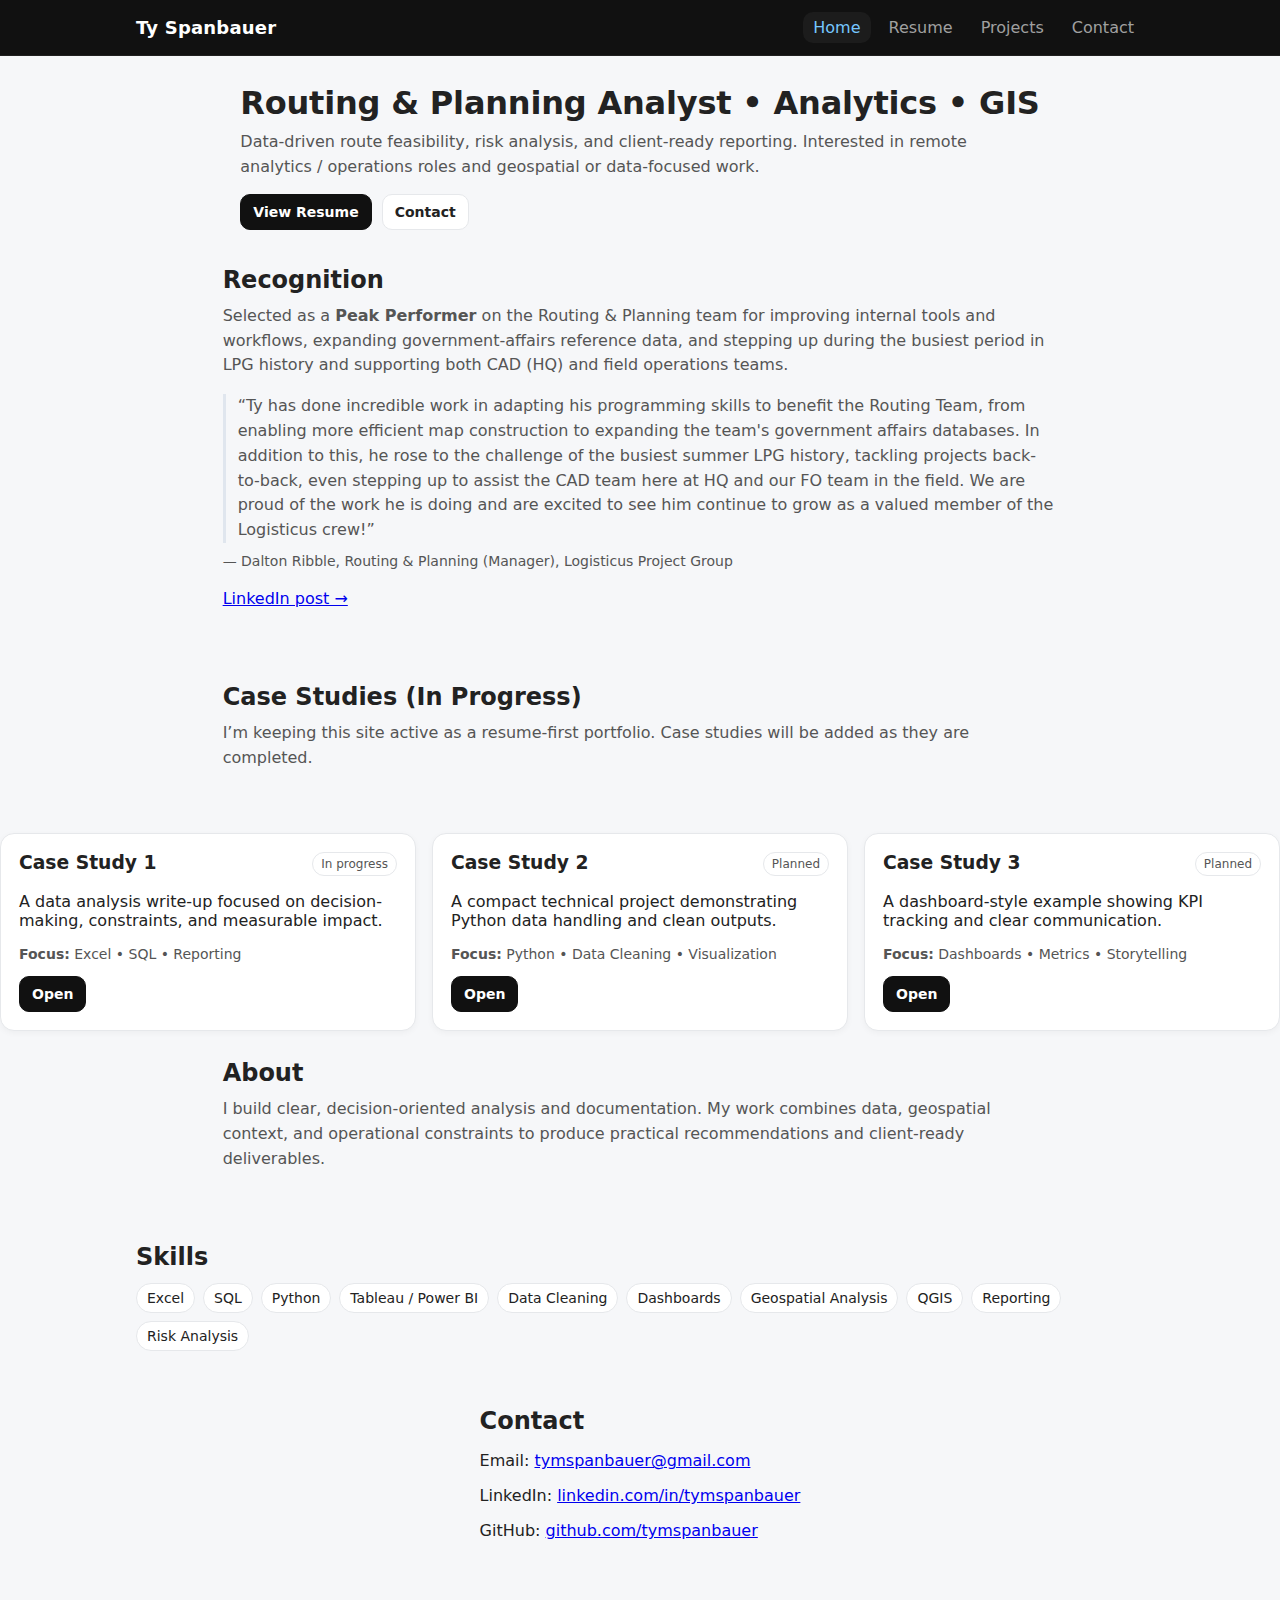
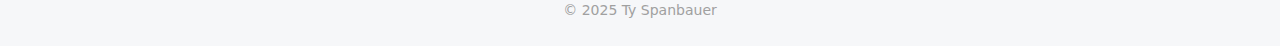
<file: index.html>
<!DOCTYPE html>
<html lang="en">
<head>
  <meta charset="UTF-8" />
  <meta name="viewport" content="width=device-width, initial-scale=1.0"/>
  <title>Ty Spanbauer | Resume</title>
  <link rel="stylesheet" href="assets/styles.css">
</head>
<body>
  <header class="site-header">
    <div class="wrap">
      <a class="brand" href="index.html">Ty Spanbauer</a>
      <nav>
        <a href="index.html">Home</a>
        <a href="Resume.html">Resume</a>
        <a href="index.html#projects">Projects</a>
        <a href="index.html#contact">Contact</a>
      </nav>
    </div>
  </header>

  <section class="hero">
    <h1>Routing & Planning Analyst • Analytics • GIS</h1>
    <p>
      Data-driven route feasibility, risk analysis, and client-ready reporting.
      Interested in remote analytics / operations roles and geospatial or data-focused work.
    </p>
    <div class="cta">
      <a class="btn primary" href="Resume.html">View Resume</a>
      <a class="btn" href="index.html#contact">Contact</a>
    </div>
  </section>

  <section class="section" id="recognition">
  <h2>Recognition</h2>

  <p class="muted">
    Selected as a <strong>Peak Performer</strong> on the Routing & Planning team for improving internal tools and workflows,
    expanding government-affairs reference data, and stepping up during the busiest period in LPG history and supporting both
    CAD (HQ) and field operations teams.
  </p>

  <blockquote class="muted" style="margin:12px 0 8px; padding-left:12px; border-left:3px solid #e0e6ee;">
    “Ty has done incredible work in adapting his programming skills to benefit the Routing Team, from enabling more
    efficient map construction to expanding the team's government affairs databases. In addition to this, he rose
    to the challenge of the busiest summer LPG history, tackling projects back-to-back, even stepping up to assist
    the CAD team here at HQ and our FO team in the field. We are proud of the work he is doing and are excited to see
    him continue to grow as a valued member of the Logisticus crew!”
  </blockquote>

  <p class="muted" style="font-size:14px;">
    — Dalton Ribble, Routing & Planning (Manager), Logisticus Project Group
  </p>

  <p class="muted">
    <a href="https://www.linkedin.com/posts/logisticus-group_peakperformers-employeerecognition-companyculture-activity-7407781879208222720-pG71?utm_source=share&utm_medium=member_desktop&rcm=ACoAADbHjCUB_HWAZIHAnswrUGkLBraoEvMPOME" target="_blank" rel="noopener">LinkedIn post →</a>
  </p>
</section>

  
  <section class="section" id="projects">
    <h2>Case Studies (In Progress)</h2>
    <p class="muted">
      I’m keeping this site active as a resume-first portfolio. Case studies will be added as they are completed.
    </p>
  </section>

  <section class="grid" aria-label="Projects">
    <div class="card">
      <div class="cardhead">
        <h3>Case Study 1</h3>
        <span class="badge">In progress</span>
      </div>
      <p>A data analysis write-up focused on decision-making, constraints, and measurable impact.</p>
      <p class="meta"><strong>Focus:</strong> Excel • SQL • Reporting</p>
      <a class="btn primary" href="case-study-1.html">Open</a>
    </div>

    <div class="card">
      <div class="cardhead">
        <h3>Case Study 2</h3>
        <span class="badge">Planned</span>
      </div>
      <p>A compact technical project demonstrating Python data handling and clean outputs.</p>
      <p class="meta"><strong>Focus:</strong> Python • Data Cleaning • Visualization</p>
      <a class="btn primary" href="case-study-2.html">Open</a>
    </div>

    <div class="card">
      <div class="cardhead">
        <h3>Case Study 3</h3>
        <span class="badge">Planned</span>
      </div>
      <p>A dashboard-style example showing KPI tracking and clear communication.</p>
      <p class="meta"><strong>Focus:</strong> Dashboards • Metrics • Storytelling</p>
      <a class="btn primary" href="case-study-3.html">Open</a>
    </div>
  </section>

  <section class="section" id="about">
    <h2>About</h2>
    <p class="muted">
      I build clear, decision-oriented analysis and documentation. My work combines data, geospatial context, and operational constraints
      to produce practical recommendations and client-ready deliverables.
    </p>
  </section>

  <section class="section" id="skills">
    <h2>Skills</h2>
    <ul class="tags">
      <li>Excel</li><li>SQL</li><li>Python</li><li>Tableau / Power BI</li><li>Data Cleaning</li><li>Dashboards</li>
      <li>Geospatial Analysis</li><li>QGIS</li><li>Reporting</li><li>Risk Analysis</li>
    </ul>
  </section>

  <section class="section" id="contact">
    <h2>Contact</h2>
    <p>Email: <a href="mailto:tymspanbauer@gmail.com">tymspanbauer@gmail.com</a></p>
    <p>LinkedIn: <a href="https://linkedin.com/in/tymspanbauer" target="_blank" rel="noopener">linkedin.com/in/tymspanbauer</a></p>
    <p>GitHub: <a href="https://github.com/tymspanbauer" target="_blank" rel="noopener">github.com/tymspanbauer</a></p>
  </section>

  <footer>© 2025 Ty Spanbauer</footer>
  <script src="assets/site.js"></script>
</body>
</html>
</file>
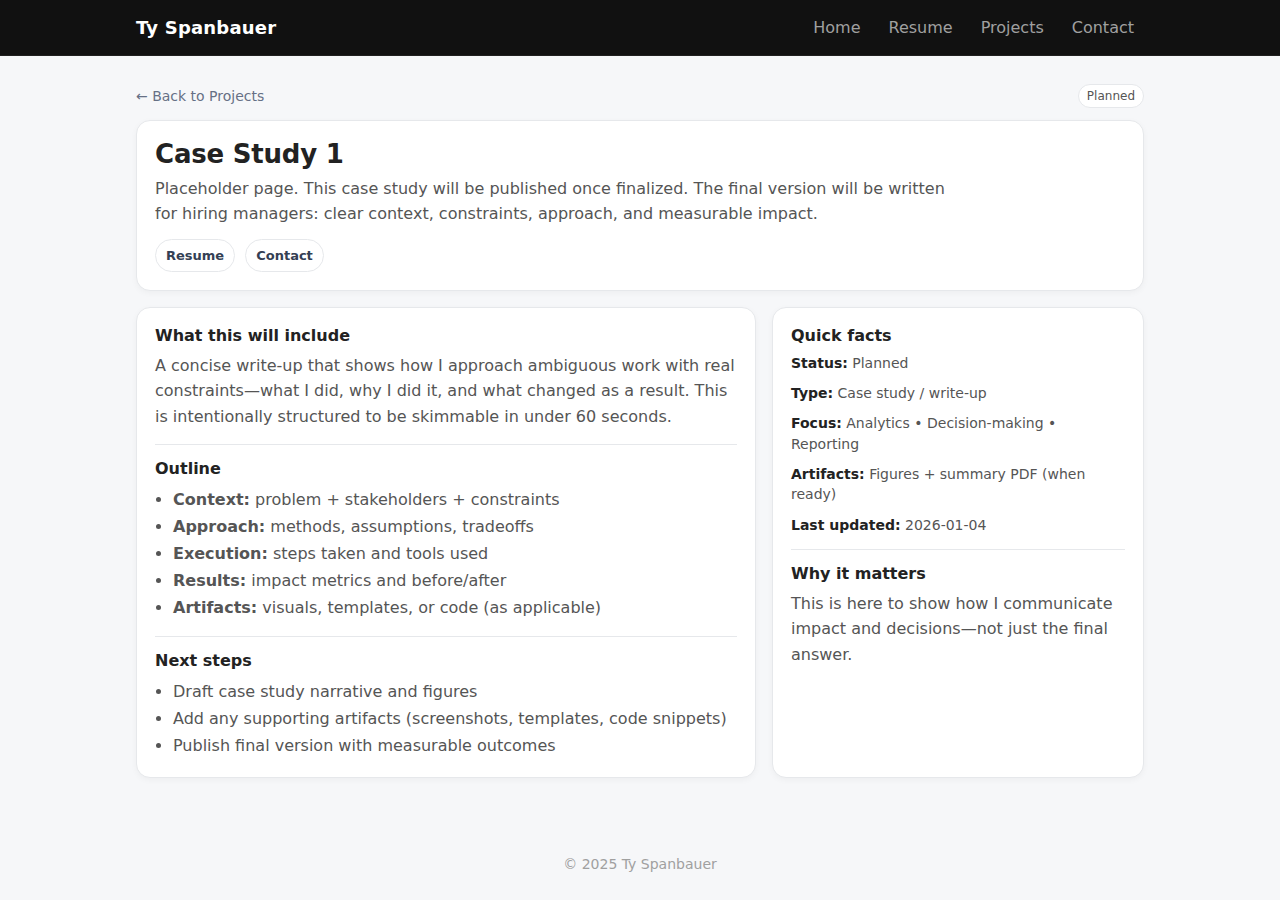
<file: case-study-1.html>
<!DOCTYPE html>
<html lang="en">
<head>
  <meta charset="UTF-8" />
  <meta name="viewport" content="width=device-width, initial-scale=1.0"/>
  <title>Case Study 1 | Ty Spanbauer</title>

  <link rel="stylesheet" href="assets/styles.css">

  <style>
    .page{
      max-width:1040px;
      margin:28px auto;
      padding:0 16px;
    }

    .topbar{
      display:flex;
      align-items:center;
      justify-content:space-between;
      gap:12px;
      flex-wrap:wrap;
      margin-bottom:12px;
    }

    .crumb{
      color:#667085;
      text-decoration:none;
      font-size:14px;
    }
    .crumb:hover{ text-decoration:underline; }

    .header{
      background: var(--card);
      border:1px solid var(--border);
      border-radius: var(--radius);
      box-shadow: var(--shadow);
      padding:18px;
      margin-bottom:16px;
    }

    .header-row{
      display:flex;
      align-items:flex-start;
      justify-content:space-between;
      gap:14px;
      flex-wrap:wrap;
    }

    .title{
      margin:0;
      font-size:26px;
      letter-spacing:-.2px;
    }

    .subtitle{
      margin:8px 0 0;
      color:var(--sub);
      line-height:1.55;
      max-width:80ch;
    }

    .layout{
      display:grid;
      grid-template-columns: 1fr;
      gap:16px;
    }
    @media (min-width: 900px){
      .layout{ grid-template-columns: 1.25fr .75fr; }
    }

    .facts{
      margin:0;
      padding:0;
      list-style:none;
      display:grid;
      gap:10px;
      color:var(--sub);
      line-height:1.45;
      font-size:14px;
    }
    .facts strong{ color:var(--ink); }

    .section-title{
      margin:0 0 8px;
      font-size:16px;
    }

    .divider{
      height:1px;
      background: var(--border);
      margin:14px 0;
    }

    .links{
      display:flex;
      gap:10px;
      flex-wrap:wrap;
      margin-top:12px;
    }

    /* Make placeholder links look intentional */
    .pill{
      display:inline-flex;
      align-items:center;
      gap:8px;
      padding:8px 10px;
      border-radius:999px;
      border:1px solid var(--border);
      background:#fff;
      color:#344054;
      font-weight:600;
      font-size:13px;
      text-decoration:none;
    }
    .pill:hover{ filter:brightness(.98); }

    /* Optional: reduce dead space on tall screens */
    .spacer{ height: 8px; }
  </style>
</head>

<body>
  <header class="site-header">
    <div class="wrap">
      <a class="brand" href="index.html">Ty Spanbauer</a>
      <nav>
        <a href="index.html">Home</a>
        <a href="Resume.html">Resume</a>
        <a href="index.html#projects">Projects</a>
        <a href="index.html#contact">Contact</a>
      </nav>
    </div>
  </header>

  <main class="page">
    <div class="topbar">
      <a class="crumb" href="index.html#projects">← Back to Projects</a>
      <span class="badge">Planned</span>
    </div>

    <section class="header" aria-label="Case study header">
      <div class="header-row">
        <h1 class="title">Case Study 1</h1>
      </div>
      <p class="subtitle">
        Placeholder page. This case study will be published once finalized. The final version will be written for hiring managers:
        clear context, constraints, approach, and measurable impact.
      </p>

      <div class="links" aria-label="Quick links">
        <a class="pill" href="Resume.html">Resume</a>
        <a class="pill" href="index.html#contact">Contact</a>
        <!-- Add these later when real -->
        <!-- <a class="pill" href="https://github.com/..." target="_blank" rel="noopener">GitHub repo</a> -->
        <!-- <a class="pill" href="https://..." target="_blank" rel="noopener">Demo</a> -->
      </div>
    </section>

    <section class="layout" aria-label="Case study body">
      <article class="card">
        <h2 class="section-title">What this will include</h2>
        <p style="margin:0; color:var(--sub); line-height:1.6;">
          A concise write-up that shows how I approach ambiguous work with real constraints—what I did, why I did it, and what changed as a result.
          This is intentionally structured to be skimmable in under 60 seconds.
        </p>

        <div class="divider"></div>

        <h2 class="section-title">Outline</h2>
        <ul style="margin:0; padding-left:18px; color:var(--sub); line-height:1.7;">
          <li><strong>Context:</strong> problem + stakeholders + constraints</li>
          <li><strong>Approach:</strong> methods, assumptions, tradeoffs</li>
          <li><strong>Execution:</strong> steps taken and tools used</li>
          <li><strong>Results:</strong> impact metrics and before/after</li>
          <li><strong>Artifacts:</strong> visuals, templates, or code (as applicable)</li>
        </ul>

        <div class="divider"></div>

        <h2 class="section-title">Next steps</h2>
        <ul style="margin:0; padding-left:18px; color:var(--sub); line-height:1.7;">
          <li>Draft case study narrative and figures</li>
          <li>Add any supporting artifacts (screenshots, templates, code snippets)</li>
          <li>Publish final version with measurable outcomes</li>
        </ul>
      </article>

      <aside class="card">
        <h2 class="section-title">Quick facts</h2>
        <ul class="facts">
          <li><strong>Status:</strong> Planned</li>
          <li><strong>Type:</strong> Case study / write-up</li>
          <li><strong>Focus:</strong> Analytics • Decision-making • Reporting</li>
          <li><strong>Artifacts:</strong> Figures + summary PDF (when ready)</li>
          <li><strong>Last updated:</strong> 2026-01-04</li>
        </ul>

        <div class="divider"></div>

        <h2 class="section-title">Why it matters</h2>
        <p style="margin:0; color:var(--sub); line-height:1.6;">
          This is here to show how I communicate impact and decisions—not just the final answer.
        </p>
      </aside>
    </section>

    <div class="spacer"></div>
  </main>

  <footer>© 2025 Ty Spanbauer</footer>
  <script src="assets/site.js"></script>
</body>
</html>
</file>
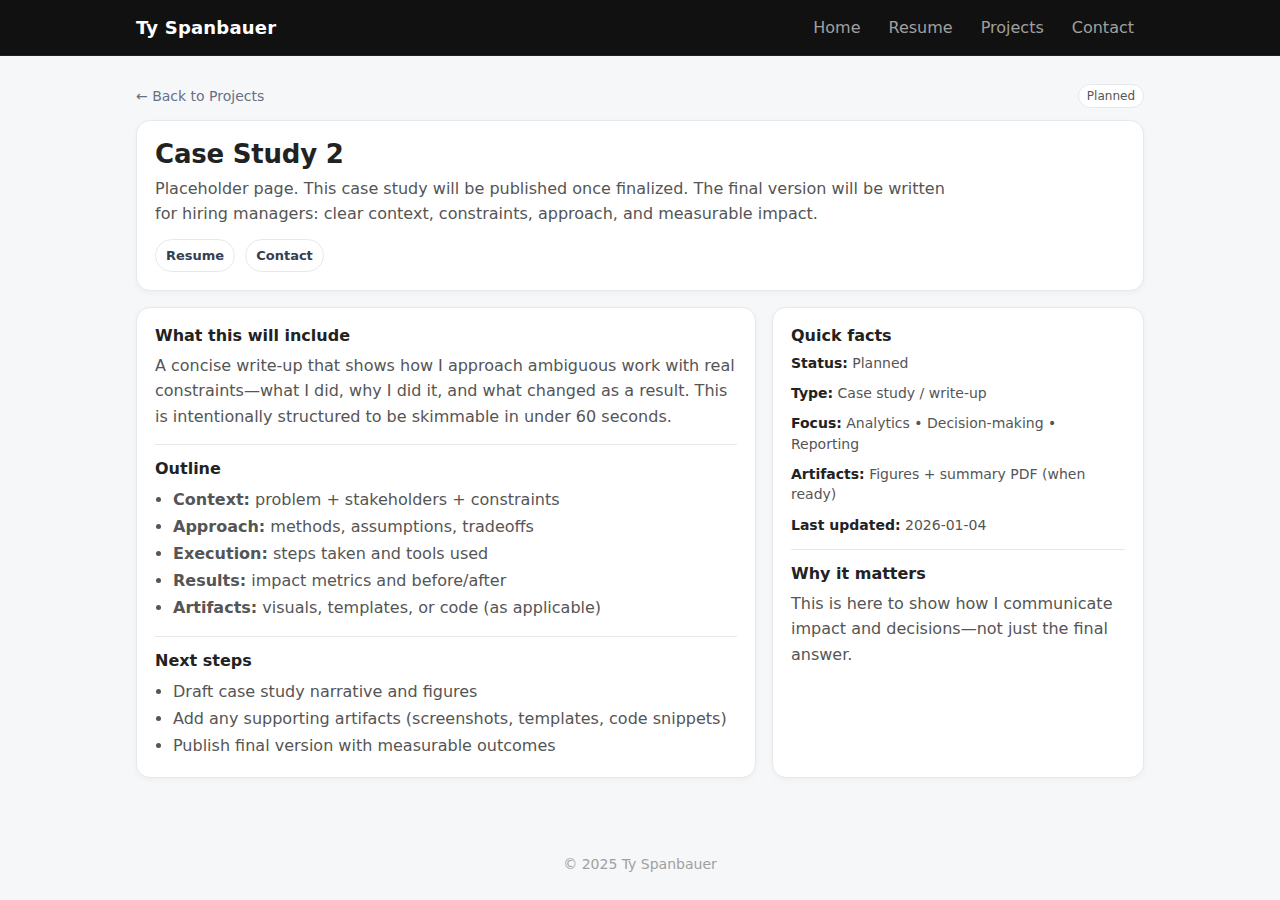
<file: case-study-2.html>
<!DOCTYPE html>
<html lang="en">
<head>
  <meta charset="UTF-8" />
  <meta name="viewport" content="width=device-width, initial-scale=1.0"/>
  <title>Case Study 2 | Ty Spanbauer</title>

  <link rel="stylesheet" href="assets/styles.css">

  <style>
    .page{
    max-width:1040px;
    margin:0 auto;          
    padding:28px 16px 0;    
  }



    .topbar{
      display:flex;
      align-items:center;
      justify-content:space-between;
      gap:12px;
      flex-wrap:wrap;
      margin-bottom:12px;
    }

    .crumb{
      color:#667085;
      text-decoration:none;
      font-size:14px;
    }
    .crumb:hover{ text-decoration:underline; }

    .header{
      background: var(--card);
      border:1px solid var(--border);
      border-radius: var(--radius);
      box-shadow: var(--shadow);
      padding:18px;
      margin-bottom:16px;
    }

    .header-row{
      display:flex;
      align-items:flex-start;
      justify-content:space-between;
      gap:14px;
      flex-wrap:wrap;
    }

    .title{
      margin:0;
      font-size:26px;
      letter-spacing:-.2px;
    }

    .subtitle{
      margin:8px 0 0;
      color:var(--sub);
      line-height:1.55;
      max-width:80ch;
    }

    .layout{
      display:grid;
      grid-template-columns: 1fr;
      gap:16px;
    }
    @media (min-width: 900px){
      .layout{ grid-template-columns: 1.25fr .75fr; }
    }

    .facts{
      margin:0;
      padding:0;
      list-style:none;
      display:grid;
      gap:10px;
      color:var(--sub);
      line-height:1.45;
      font-size:14px;
    }
    .facts strong{ color:var(--ink); }

    .section-title{
      margin:0 0 8px;
      font-size:16px;
    }

    .divider{
      height:1px;
      background: var(--border);
      margin:14px 0;
    }

    .links{
      display:flex;
      gap:10px;
      flex-wrap:wrap;
      margin-top:12px;
    }

    /* Make placeholder links look intentional */
    .pill{
      display:inline-flex;
      align-items:center;
      gap:8px;
      padding:8px 10px;
      border-radius:999px;
      border:1px solid var(--border);
      background:#fff;
      color:#344054;
      font-weight:600;
      font-size:13px;
      text-decoration:none;
    }
    .pill:hover{ filter:brightness(.98); }

    /* Optional: reduce dead space on tall screens */
    .spacer{ height: 8px; }
  </style>
</head>

<body>
  <header class="site-header">
    <div class="wrap">
      <a class="brand" href="index.html">Ty Spanbauer</a>
      <nav>
        <a href="index.html">Home</a>
        <a href="Resume.html">Resume</a>
        <a href="index.html#projects">Projects</a>
        <a href="index.html#contact">Contact</a>
      </nav>
    </div>
  </header>

  <main class="page">
    <div class="topbar">
      <a class="crumb" href="index.html#projects">← Back to Projects</a>
      <span class="badge">Planned</span>
    </div>

    <section class="header" aria-label="Case study header">
      <div class="header-row">
        <h1 class="title">Case Study 2</h1>
      </div>
      <p class="subtitle">
        Placeholder page. This case study will be published once finalized. The final version will be written for hiring managers:
        clear context, constraints, approach, and measurable impact.
      </p>

      <div class="links" aria-label="Quick links">
        <a class="pill" href="Resume.html">Resume</a>
        <a class="pill" href="index.html#contact">Contact</a>
        <!-- Add these later when real -->
        <!-- <a class="pill" href="https://github.com/..." target="_blank" rel="noopener">GitHub repo</a> -->
        <!-- <a class="pill" href="https://..." target="_blank" rel="noopener">Demo</a> -->
      </div>
    </section>

    <section class="layout" aria-label="Case study body">
      <article class="card">
        <h2 class="section-title">What this will include</h2>
        <p style="margin:0; color:var(--sub); line-height:1.6;">
          A concise write-up that shows how I approach ambiguous work with real constraints—what I did, why I did it, and what changed as a result.
          This is intentionally structured to be skimmable in under 60 seconds.
        </p>

        <div class="divider"></div>

        <h2 class="section-title">Outline</h2>
        <ul style="margin:0; padding-left:18px; color:var(--sub); line-height:1.7;">
          <li><strong>Context:</strong> problem + stakeholders + constraints</li>
          <li><strong>Approach:</strong> methods, assumptions, tradeoffs</li>
          <li><strong>Execution:</strong> steps taken and tools used</li>
          <li><strong>Results:</strong> impact metrics and before/after</li>
          <li><strong>Artifacts:</strong> visuals, templates, or code (as applicable)</li>
        </ul>

        <div class="divider"></div>

        <h2 class="section-title">Next steps</h2>
        <ul style="margin:0; padding-left:18px; color:var(--sub); line-height:1.7;">
          <li>Draft case study narrative and figures</li>
          <li>Add any supporting artifacts (screenshots, templates, code snippets)</li>
          <li>Publish final version with measurable outcomes</li>
        </ul>
      </article>

      <aside class="card">
        <h2 class="section-title">Quick facts</h2>
        <ul class="facts">
          <li><strong>Status:</strong> Planned</li>
          <li><strong>Type:</strong> Case study / write-up</li>
          <li><strong>Focus:</strong> Analytics • Decision-making • Reporting</li>
          <li><strong>Artifacts:</strong> Figures + summary PDF (when ready)</li>
          <li><strong>Last updated:</strong> 2026-01-04</li>
        </ul>

        <div class="divider"></div>

        <h2 class="section-title">Why it matters</h2>
        <p style="margin:0; color:var(--sub); line-height:1.6;">
          This is here to show how I communicate impact and decisions—not just the final answer.
        </p>
      </aside>
    </section>

    <div class="spacer"></div>
  </main>

  <footer>© 2025 Ty Spanbauer</footer>
  <script src="assets/site.js"></script>
</body>
</html>
</file>
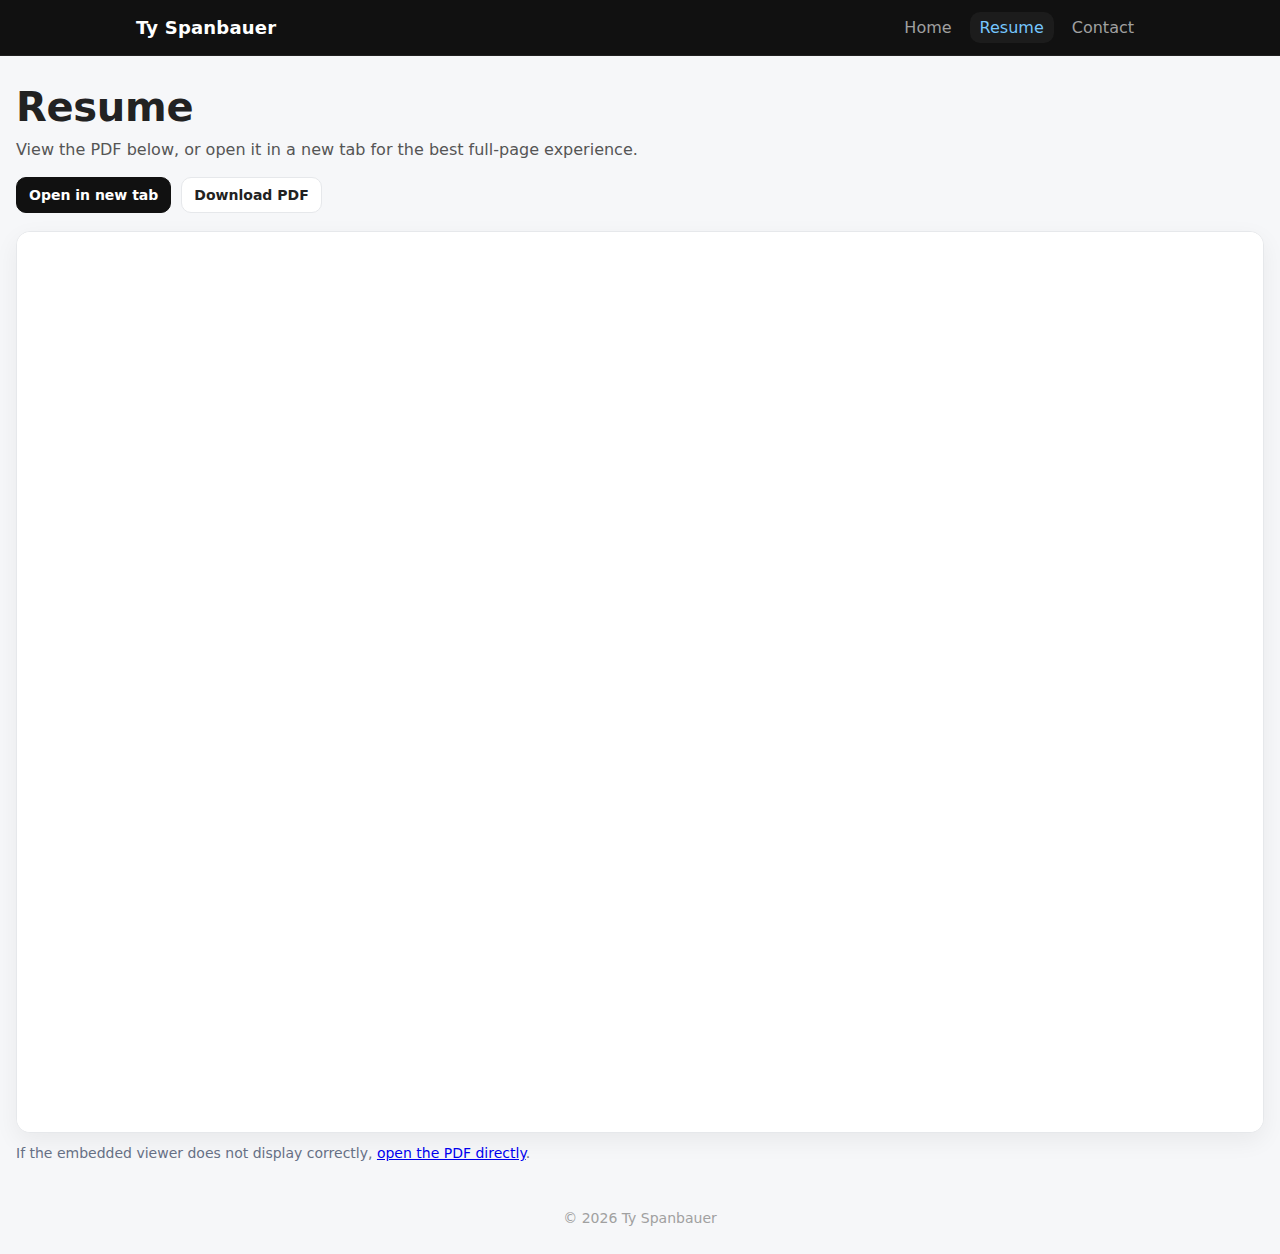
<file: Resume.html>
<!DOCTYPE html>
<html lang="en">
<head>
  <meta charset="UTF-8" />
  <meta name="viewport" content="width=device-width, initial-scale=1.0"/>
  <title>Resume | Ty Spanbauer</title>

  <link rel="stylesheet" href="assets/styles.css">

  <style>
    /* Resume page only */
    .resume-shell {
      width: min(1400px, calc(100% - 32px));
      margin: 28px auto;
    }

    .resume-header {
      margin: 0 0 16px;
    }

    .resume-header h1 {
      margin: 0 0 8px;
      font-size: 40px;
      letter-spacing: -0.3px;
    }

    .resume-header p {
      margin: 0;
    }

    .resume-actions {
      display: flex;
      gap: 10px;
      flex-wrap: wrap;
      margin: 14px 0 18px;
    }

    .resume-viewer {
      width: 100%;
      background: #fff;
      border: 1px solid var(--border);
      border-radius: var(--radius);
      box-shadow: 0 8px 24px rgba(0,0,0,.06);
      overflow: hidden;
    }

    .resume-viewer iframe {
      display: block;
      width: 100%;
      height: 88vh;
      min-height: 900px;
      border: 0;
      background: #fff;
    }

    .resume-note {
      color: #667085;
      font-size: 14px;
      margin-top: 10px;
      line-height: 1.5;
    }

    @media (max-width: 900px) {
      .resume-header h1 {
        font-size: 34px;
      }

      .resume-viewer iframe {
        height: 78vh;
        min-height: 700px;
      }
    }

    @media (max-width: 640px) {
      .resume-shell {
        width: calc(100% - 24px);
      }

      .resume-header h1 {
        font-size: 30px;
      }

      .resume-viewer iframe {
        height: 72vh;
        min-height: 520px;
      }
    }
  </style>
</head>

<body>
  <header class="site-header">
    <div class="wrap">
      <a class="brand" href="index.html">Ty Spanbauer</a>
      <nav>
        <a href="index.html">Home</a>
        <a href="Resume.html">Resume</a>
        <a href="index.html#contact">Contact</a>
      </nav>
    </div>
  </header>

  <main>
    <div class="resume-shell">
      <section class="resume-header">
        <h1>Resume</h1>
        <p class="muted">
          View the PDF below, or open it in a new tab for the best full-page experience.
        </p>

        <div class="resume-actions">
          <a class="btn primary" href="assets/ty_spanbauer_resume.pdf" target="_blank" rel="noopener">
            Open in new tab
          </a>
          <a class="btn" href="assets/ty_spanbauer_resume.pdf" download>
            Download PDF
          </a>
        </div>
      </section>

      <div class="resume-viewer">
        <iframe
          src="assets/ty_spanbauer_resume.pdf"
          title="Ty Spanbauer Resume PDF">
        </iframe>
      </div>

      <p class="resume-note">
        If the embedded viewer does not display correctly,
        <a href="assets/ty_spanbauer_resume.pdf" target="_blank" rel="noopener">open the PDF directly</a>.
      </p>
    </div>
  </main>

  <footer>© 2026 Ty Spanbauer</footer>

  <script src="assets/site.js"></script>
</body>
</html>
</file>
<file: assets/styles.css>
:root{
  --bg:#111;
  --fg:#fff;
  --muted:#a0a0a0;
  --active:#76c7ff;

  --page:#f6f7f9;
  --card:#ffffff;
  --ink:#222;
  --sub:#555;

  --border:#e6e8eb;
  --shadow:0 2px 6px rgba(0,0,0,.04);
  --radius:14px;
}

*{
  box-sizing:border-box;
}

html,
body{
  margin:0;
  padding:0;
}

body{
  min-height:100vh;
  display:flex;
  flex-direction:column;
  font-family:system-ui,-apple-system,Segoe UI,Roboto,Arial,sans-serif;
  background:var(--page);
  color:var(--ink);
}

main{
  flex:1 0 auto;
}

footer{
  margin-top:auto;
  padding:18px 16px 28px;
  color:var(--muted);
  font-size:14px;
  text-align:center;
}

.site-header{
  position:sticky;
  top:0;
  z-index:999;
  background:var(--bg);
  border-bottom:1px solid #202020;
}

.wrap{
  max-width:1040px;
  margin:0 auto;
  padding:12px 16px;
  display:flex;
  gap:20px;
  align-items:center;
}

.brand{
  color:var(--fg);
  font-weight:700;
  text-decoration:none;
  font-size:18px;
  letter-spacing:.2px;
  white-space:nowrap;
}

nav{
  margin-left:auto;
  display:flex;
  gap:8px;
  flex-wrap:wrap;
  align-items:center;
}

nav a{
  color:var(--muted);
  text-decoration:none;
  padding:6px 10px;
  border-radius:10px;
  line-height:1.2;
}

nav a:hover,
nav a:focus-visible{
  color:var(--fg);
  background:#1c1c1c;
  outline:none;
}

nav a.active{
  color:var(--active);
  background:#1c1c1c;
}

.hero{
  max-width:1040px;
  margin:28px auto 8px;
  padding:0 16px;
}

.hero h1{
  margin:0 0 8px;
  font-size:32px;
  letter-spacing:-.2px;
}

.hero p{
  margin:0;
  color:var(--sub);
  max-width:72ch;
  line-height:1.55;
}

.cta{
  margin-top:14px;
  display:flex;
  gap:10px;
  flex-wrap:wrap;
}

.btn{
  display:inline-flex;
  align-items:center;
  justify-content:center;
  text-decoration:none;
  padding:9px 12px;
  border-radius:10px;
  font-weight:700;
  font-size:14px;
  border:1px solid var(--border);
  background:#fff;
  color:var(--ink);
  cursor:pointer;
}

.btn.primary{
  background:#111;
  color:#fff;
  border-color:#111;
}

.btn:hover,
.btn:focus-visible{
  filter:brightness(.98);
  outline:none;
}

.section{
  max-width:1040px;
  margin:28px auto;
  padding:0 16px;
}

.section h2{
  margin:0 0 10px;
}

.muted{
  color:var(--sub);
  margin-top:0;
  line-height:1.55;
  max-width:82ch;
}

.meta{
  color:var(--sub);
  font-size:14px;
}

.recognition-list{
  display:grid;
  gap:18px;
  margin-top:14px;
}

.recognition-item{
  background:var(--card);
  border:1px solid var(--border);
  border-radius:var(--radius);
  padding:18px;
  box-shadow:var(--shadow);
}

.recognition-item h3{
  margin:0 0 10px;
}

.recognition-item .muted{
  max-width:none;
  margin-bottom:0;
}

.recognition-quote{
  margin:12px 0 10px;
  padding-left:12px;
  border-left:3px solid #e0e6ee;
  color:var(--sub);
  line-height:1.6;
}

.recognition-meta{
  margin:0 0 8px;
  font-size:14px;
  color:var(--sub);
}

.recognition-link{
  margin:0;
}

.grid{
  margin-top:18px;
  display:grid;
  grid-template-columns:repeat(auto-fit,minmax(260px,1fr));
  gap:16px;
}

.card{
  background:var(--card);
  border:1px solid var(--border);
  border-radius:var(--radius);
  padding:18px;
  box-shadow:var(--shadow);
}

.cardhead{
  display:flex;
  align-items:flex-start;
  justify-content:space-between;
  gap:10px;
  margin-bottom:6px;
}

.card h3{
  margin:0;
}

.badge{
  display:inline-block;
  padding:4px 8px;
  border:1px solid var(--border);
  border-radius:999px;
  font-size:12px;
  color:var(--sub);
  background:#fff;
  white-space:nowrap;
}

.info-section{
  margin-top:36px;
  margin-bottom:32px;
}

.info-grid{
  display:grid;
  grid-template-columns:minmax(0,1.4fr) minmax(300px,0.9fr);
  gap:24px;
  align-items:start;
}

.info-main{
  min-width:0;
}

.info-side{
  display:grid;
  gap:16px;
}

.info-card{
  background:var(--card);
  border:1px solid var(--border);
  border-radius:var(--radius);
  padding:18px;
  box-shadow:var(--shadow);
}

.info-card h2,
.info-main h2{
  margin:0 0 10px;
}

.info-card p{
  margin:0 0 10px;
}

.info-card p:last-child{
  margin-bottom:0;
}

.tags{
  list-style:none;
  padding:0;
  margin:12px 0 0;
  display:flex;
  flex-wrap:wrap;
  gap:8px;
}

.tags li{
  padding:6px 10px;
  border:1px solid var(--border);
  border-radius:999px;
  background:#fff;
  font-size:14px;
  color:var(--ink);
}

@media (max-width:900px){
  .info-grid{
    grid-template-columns:1fr;
  }
}

@media (max-width:640px){
  .wrap{
    gap:12px;
  }

  nav{
    gap:4px;
  }

  nav a{
    padding:6px 8px;
  }

  .hero h1{
    font-size:28px;
  }

  .cardhead{
    flex-direction:column;
    align-items:flex-start;
  }
}
</file>
